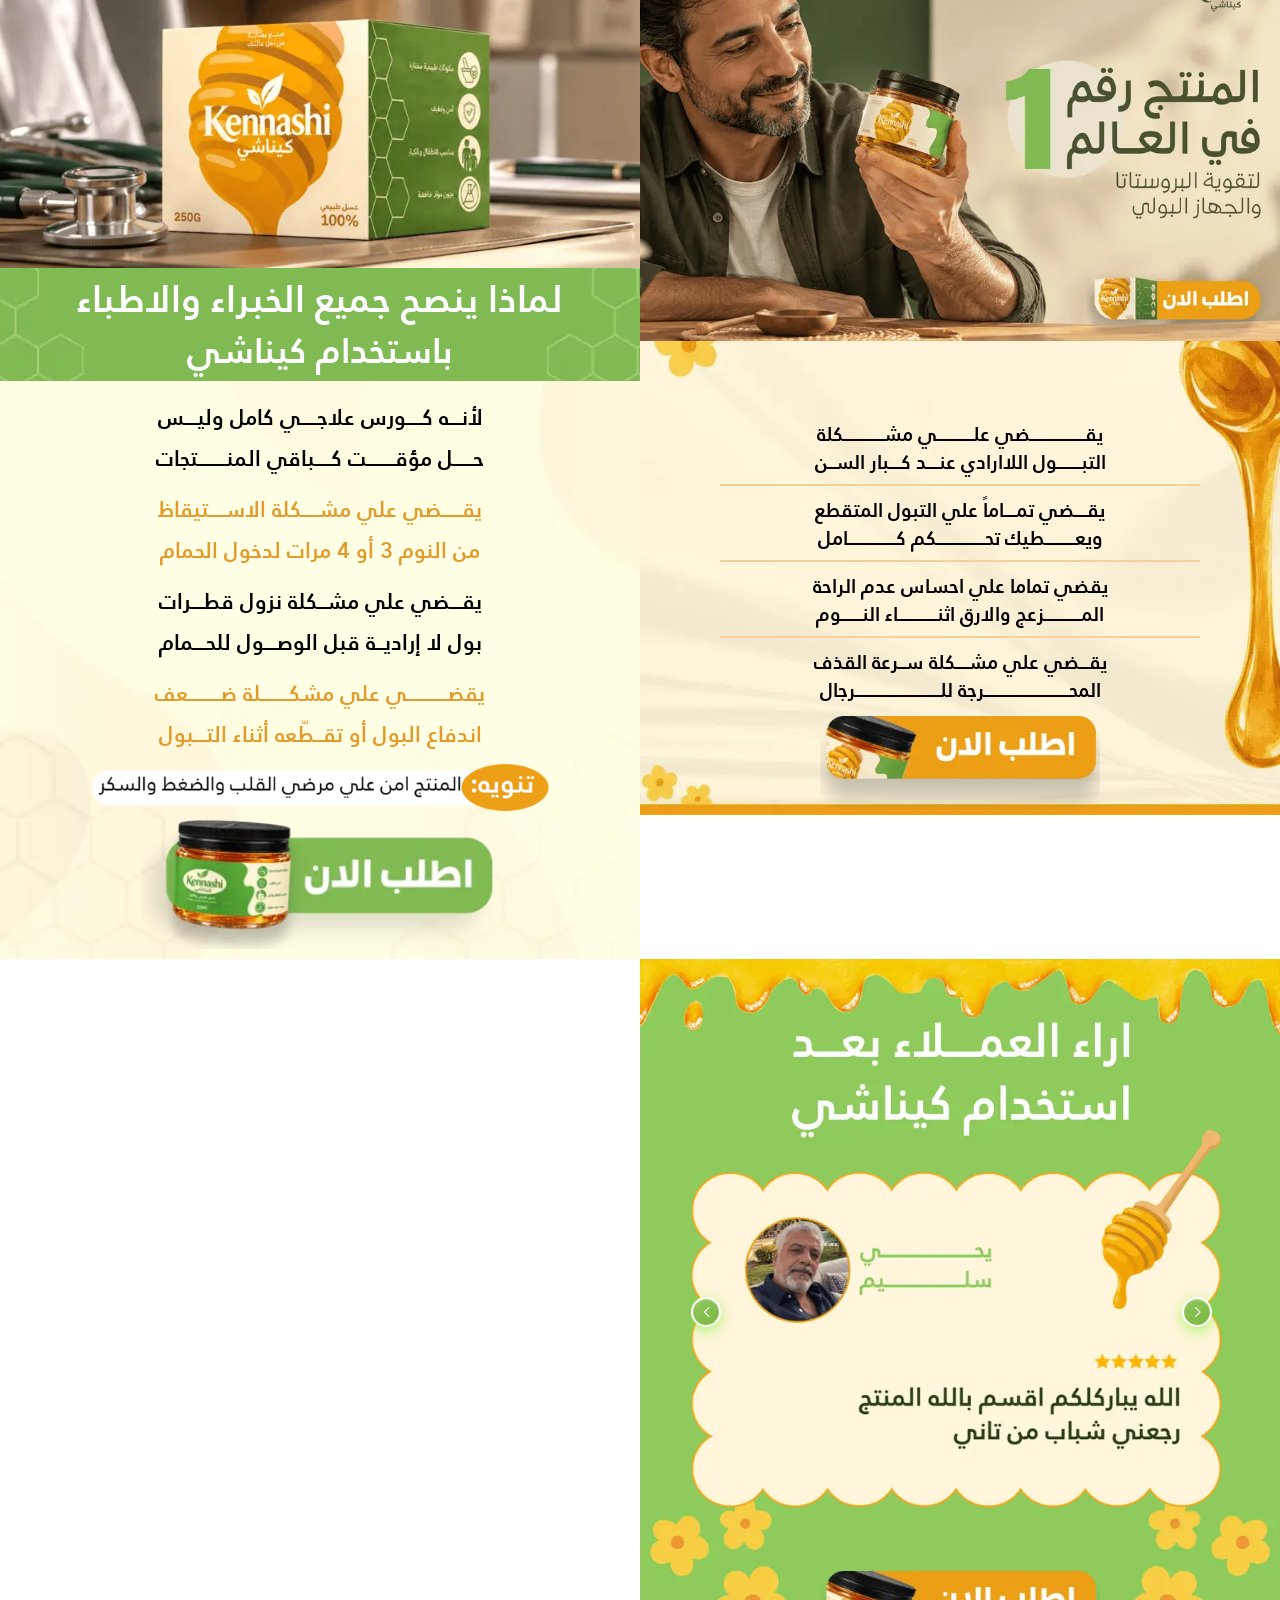
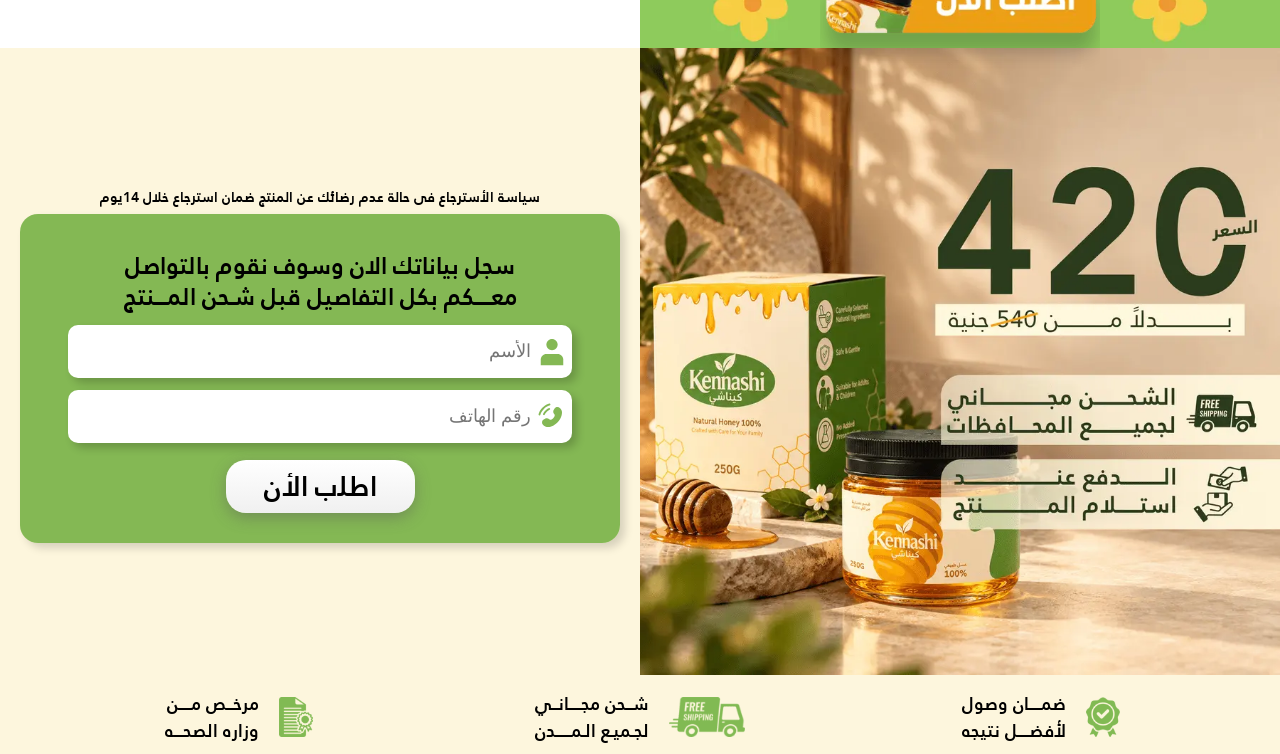
<file: index.html>
<!doctype html>
<html lang="ar" dir="rtl">

<head>
  <meta charset="UTF-8" />
  <meta name="viewport" content="width=device-width, initial-scale=1.0" />
  <title>عسل كيناشي الأصلي Kennashi | لتقوية البروستاتا والجهاز البولي</title>
  <meta name="description"
    content="عسل كيناشي الطبيعي 100% (Kennashi) المنتج الأول لتقوية البروستاتا والجهاز البولي، والقضاء على التبول اللاإرادي والتبول المتقطع وسرعة القذف. آمن على مرضى القلب والضغط والسكر، مع شحن مجاني لجميع المحافظات والدفع عند الاستلام." />
  <meta name="keywords"
    content="كيناشي, عسل كيناشي, Kennashi, عسل كيناشي الأصلي, تقوية البروستاتا, تقوية الجهاز البولي, علاج التبول اللاإرادي عند كبار السن, علاج التبول المتقطع, علاج سرعة القذف, عسل طبيعي للبروستاتا" />
  <meta name="author" content="Kennashi - كيناشي" />
  <meta name="robots" content="index, follow" />
  <meta name="theme-color" content="#84B854" />

  <!-- Open Graph / Facebook & WhatsApp -->
  <meta property="og:locale" content="ar_EG" />
  <meta property="og:type" content="product" />
  <meta property="og:site_name" content="عسل كيناشي - Kennashi" />
  <meta property="og:title" content="عسل كيناشي الأصلي Kennashi | لتقوية البروستاتا والجهاز البولي" />
  <meta property="og:description"
    content="كورس علاجي طبيعي 100% لتقوية البروستاتا والجهاز البولي والقضاء على التبول اللاإرادي والمتقطع وسرعة القذف. آمن لمرضى القلب والضغط والسكر. اطلبه الآن بسعر 420 جنيه بدلاً من 540 جنيه مع شحن مجاني!" />
  <meta property="og:image" content="images/hero-img.webp" />

  <!-- Twitter Card -->
  <meta name="twitter:card" content="summary_large_image" />
  <meta name="twitter:title" content="عسل كيناشي الأصلي Kennashi | لتقوية البروستاتا والجهاز البولي" />
  <meta name="twitter:description"
    content="عسل كيناشي الطبيعي 100% لتقوية البروستاتا والجهاز البولي والقضاء على التبول اللاإرادي والمتقطع. شحن مجاني لجميع المحافظات والدفع عند الاستلام." />
  <meta name="twitter:image" content="images/hero-img.webp" />

  <!-- icon -->
  <link rel="shortcut icon" href="images/icon.png" type="image/x-icon" />
  <link rel="apple-touch-icon" href="images/icon.png" />

  <!-- Structured Data (JSON-LD) -->
  <script type="application/ld+json">
    {
      "@context": "https://schema.org",
      "@type": "Product",
      "name": "عسل كيناشي الأصلي - Kennashi",
      "image": "images/hero-img.webp",
      "description": "عسل كيناشي الطبيعي 100% (250 جرام) كورس علاجي كامل لتقوية البروستاتا والجهاز البولي، القضاء على التبول اللاإرادي والتبول المتقطع والاستيقاظ المتكرر ليلاً وسرعة القذف. آمن على مرضى القلب والضغط والسكر ومرخص من وزارة الصحة.",
      "brand": {
        "@type": "Brand",
        "name": "Kennashi"
      },
      "offers": {
        "@type": "Offer",
        "priceCurrency": "EGP",
        "price": "420",
        "availability": "https://schema.org/InStock"
      },
      "aggregateRating": {
        "@type": "AggregateRating",
        "ratingValue": "5",
        "reviewCount": "3"
      }
    }
  </script>

  <!-- Swiper CSS -->
  <link rel="stylesheet" href="css/swiper.css" />

  <!-- File CSS -->
  <link rel="stylesheet" href="css/style.css" />
</head>

<body>
  <div class="flex">
    <!-- hero Section -->
    <section class="hero">
      <div class="top_img">
        <img src="images/hero-img.webp" alt="عسل كيناشي الأصلي Kennashi - المنتج رقم 1 في العالم لتقوية البروستاتا والجهاز البولي" />
      </div>

      <div class="content">
        <ul>
          <li class="blue">يقــــــــــــــــــضي علــــــــــــي مشـــــــــــــكلة
            <br />
            التبــــــــول اللاارادي عنــــد كــــبار الســن
          </li>

          <li class="orange">يقــــضي تمــــاماً علي التبول المتقطع
            <br /> ويعــــــــــطيك تحــــــــــــــــكم كــــــــــــــــامل
          </li>

          <li class="blue">يقضي تماما علي احساس عدم الراحة
            <br />المــــــــــــزعج والارق اثنـــــــــــــاء النـــــــوم
          </li>

          <li class="orange last">يقـــضي علي مشــــكلة ســرعة القذف
            <br /> المحــــــــــــــــــــــــــــرجة للــــــــــــــــــــــــــــرجال

          </li>
        </ul>

        <div class="btn_img">
          <a href="#submit-now"><img src="images/button2.webp" alt="اطلب عسل كيناشي الأصلي الآن - شحن مجاني لجميع المحافظات" /></a>
        </div>
      </div>
    </section>
    <!-- End Section -->


    <section class="doctor">
      <div class="top_doctor">
        <img class="img_doc" src="images/doctor.webp" alt="عبوة عسل كيناشي الطبيعي 100% (250 جرام) الموصى به من الأطباء والخبراء لتقوية البروستاتا" />
        <div class="doc_top">
          <h2>لماذا ينصح جميع الخبراء والاطباء</h2>
          <h3> باستخدام كيناشي </h3>
        </div>
      </div>

      <div class="btm_doc">
        <ul>

          <li>لأنـــه كــــورس علاجــــي كامل وليـــس
            <br>حـــــل مؤقـــــــت كــــباقي المنـــــــتجات
          </li>

          <li class="orange">يقـــــضي علي مشــــكلة الاســــتيقاظ
            <br>من النوم 3 أو 4 مرات لدخول الحمام
          </li>

          <li>يقـــضي علي مشــكلة نزول قطـــرات
            <br>بول لا إراديــة قبل الوصـــول للحـــمام
          </li>

          <li class="orange">يقضــــــــــي علي مشكـــــــلة ضــــــــعف
            <br>اندفاع البول أو تقــطّعه أثناء التـــبول
          </li>

        </ul>


        <img src="images/imp-doctor.png" alt="تنويه هام: منتج عسل كيناشي آمن تماماً على مرضى القلب والضغط والسكر" class="imp_doctor" />

        <div class="btn_img">
          <a href="#submit-now"><img src="images/button1.webp" alt="اطلب كورس عسل كيناشي العلاجي الآن" /></a>
        </div>
      </div>
    </section>

  </div>

  <div class="flex flex-reverse">



    <section class="testimonials">

 
      
      <div class="div_main_img">
        <img src="images/testm.webp" alt="آراء وتجارب العملاء بعد استخدام عسل كيناشي الأصلي">
      </div>
      <!-- Swiper Slider -->
      <div class="container_results">
        <div class="swiper results-swiper">
          <div class="swiper-wrapper">
            <div class="swiper-slide">
              <img src="images/test3.webp" alt="رأي العميل يحي سليم بعد استخدام عسل كيناشي وتقييم 5 نجوم" />
            </div>
            <div class="swiper-slide">
              <img src="images/test2.webp" alt="تجربة العميل مهاب مراد مع كورس عسل كيناشي العلاجي الكامل" />
            </div>
            <div class="swiper-slide">
              <img src="images/test1.webp" alt="تجربة العميل محمد حسنين في القضاء على التبول اللاإرادي بعد استخدام عسل كيناشي" />
            </div>
 
          </div>
          <!-- Swiper Navigation -->
          <div class="swiper-button-next"></div>
          <div class="swiper-button-prev"></div>
        </div>



  
      </div>

            <div class="btn_img">
          <a href="#submit-now"><img src="images/button2.webp" alt="اطلب عسل كيناشي الآن والدفع عند الاستلام" /></a>
        </div>

   
    </section>
  </div>

  <section class="form_section" id="submit-now">
    <div class="price">
      <div class="img_price">
        <img src="images/top-form.webp" alt="عرض عسل كيناشي الأصلي بسعر 420 جنيه بدلاً من 540 جنيه مع شحن مجاني لجميع المحافظات والدفع عند الاستلام" />
      </div>
    </div>

    <div class="container_form">
      <p class="sm-p">
        سياسة الأسترجاع فى حالة عدم رضائك عن المنتج ضمان استرجاع خلال 14يوم
      </p>

      <form id="form">
        <div class="top_form">
          <p>سجل بياناتك الان وسوف نقوم بالتواصل</p>
          <p>معــــكم بكل التفاصيل قبل شـحن المـــنتج</p>
        </div>

        <div class="input_div">
          <input type="text" name="Name" id="name" placeholder="الأسم" required />

          <svg viewBox="0 0 16 16" fill="none" xmlns="http://www.w3.org/2000/svg">
            <g id="SVGRepo_bgCarrier" stroke-width="0"></g>
            <g id="SVGRepo_tracerCarrier" stroke-linecap="round" stroke-linejoin="round"></g>
            <g id="SVGRepo_iconCarrier">
              <path
                d="M8 7C9.65685 7 11 5.65685 11 4C11 2.34315 9.65685 1 8 1C6.34315 1 5 2.34315 5 4C5 5.65685 6.34315 7 8 7Z"
                fill="#84B854"></path>
              <path d="M14 12C14 10.3431 12.6569 9 11 9H5C3.34315 9 2 10.3431 2 12V15H14V12Z" fill="#84B854"></path>
            </g>
          </svg>
        </div>

        <div class="input_div">
          <input type="tel" name="Number" id="phone" maxlength="11" data-label="Phone" placeholder="رقم الهاتف"
            required />

          <svg class="icon_Phone" viewBox="0 0 24 24" fill="none" xmlns="http://www.w3.org/2000/svg"
            transform="matrix(-1, 0, 0, 1, 0, 0)">
            <g id="SVGRepo_bgCarrier" stroke-width="0"></g>
            <g id="SVGRepo_tracerCarrier" stroke-linecap="round" stroke-linejoin="round"></g>
            <g id="SVGRepo_iconCarrier">
              <path
                d="M10.0376 5.31617L10.6866 6.4791C11.2723 7.52858 11.0372 8.90532 10.1147 9.8278C10.1147 9.8278 10.1147 9.8278 10.1147 9.8278C10.1146 9.82792 8.99588 10.9468 11.0245 12.9755C13.0525 15.0035 14.1714 13.8861 14.1722 13.8853C14.1722 13.8853 14.1722 13.8853 14.1722 13.8853C15.0947 12.9628 16.4714 12.7277 17.5209 13.3134L18.6838 13.9624C20.2686 14.8468 20.4557 17.0692 19.0628 18.4622C18.2258 19.2992 17.2004 19.9505 16.0669 19.9934C14.1588 20.0658 10.9183 19.5829 7.6677 16.3323C4.41713 13.0817 3.93421 9.84122 4.00655 7.93309C4.04952 6.7996 4.7008 5.77423 5.53781 4.93723C6.93076 3.54428 9.15317 3.73144 10.0376 5.31617Z"
                fill="#84B854"></path>
              <path
                d="M13.2595 1.87983C13.3257 1.47094 13.7122 1.19357 14.1211 1.25976C14.1464 1.26461 14.2279 1.27983 14.2705 1.28933C14.3559 1.30834 14.4749 1.33759 14.6233 1.38082C14.9201 1.46726 15.3347 1.60967 15.8323 1.8378C16.8286 2.29456 18.1544 3.09356 19.5302 4.46936C20.906 5.84516 21.705 7.17097 22.1617 8.16725C22.3899 8.66487 22.5323 9.07947 22.6187 9.37625C22.6619 9.52466 22.6912 9.64369 22.7102 9.72901C22.7197 9.77168 22.7267 9.80594 22.7315 9.83125L22.7373 9.86245C22.8034 10.2713 22.5286 10.6739 22.1197 10.7401C21.712 10.8061 21.3279 10.53 21.2601 10.1231C21.258 10.1121 21.2522 10.0828 21.2461 10.0551C21.2337 9.9997 21.2124 9.91188 21.1786 9.79572C21.1109 9.56339 20.9934 9.21806 20.7982 8.79238C20.4084 7.94207 19.7074 6.76789 18.4695 5.53002C17.2317 4.29216 16.0575 3.59117 15.2072 3.20134C14.7815 3.00618 14.4362 2.88865 14.2038 2.82097C14.0877 2.78714 13.9417 2.75363 13.8863 2.7413C13.4793 2.67347 13.1935 2.28755 13.2595 1.87983Z"
                fill="#84B854"></path>
              <path fill-rule="evenodd" clip-rule="evenodd"
                d="M13.4857 5.3293C13.5995 4.93102 14.0146 4.7004 14.4129 4.81419L14.2069 5.53534C14.4129 4.81419 14.4129 4.81419 14.4129 4.81419L14.4144 4.81461L14.4159 4.81505L14.4192 4.81602L14.427 4.81834L14.4468 4.8245C14.4618 4.82932 14.4807 4.8356 14.5031 4.84357C14.548 4.85951 14.6074 4.88217 14.6802 4.91337C14.8259 4.97581 15.0249 5.07223 15.2695 5.21694C15.7589 5.50662 16.4271 5.9878 17.2121 6.77277C17.9971 7.55775 18.4782 8.22593 18.7679 8.7154C18.9126 8.95991 19.009 9.15897 19.0715 9.30466C19.1027 9.37746 19.1254 9.43682 19.1413 9.48173C19.1493 9.50418 19.1555 9.52301 19.1604 9.53809L19.1665 9.55788L19.1688 9.56563L19.1698 9.56896L19.1702 9.5705C19.1702 9.5705 19.1707 9.57194 18.4495 9.77798L19.1707 9.57194C19.2845 9.97021 19.0538 10.3853 18.6556 10.4991C18.2607 10.6119 17.8492 10.3862 17.7313 9.99413L17.7276 9.98335C17.7223 9.96832 17.7113 9.93874 17.6928 9.89554C17.6558 9.8092 17.5887 9.66797 17.4771 9.47938C17.2541 9.10264 16.8514 8.53339 16.1514 7.83343C15.4515 7.13348 14.8822 6.73078 14.5055 6.50781C14.3169 6.39619 14.1757 6.32909 14.0893 6.29209C14.0461 6.27358 14.0165 6.26254 14.0015 6.25721L13.9907 6.25352C13.5987 6.13564 13.3729 5.72419 13.4857 5.3293Z"
                fill="#84B854"></path>
            </g>
          </svg>
        </div>

        <div id="error"></div>

        <!-- حقل الـ Honeypot المخفي لمكافحة البوتات -->
        <input type="text" id="b_hp_email" name="hp_website_check_field"
          style="display:none !important; position:absolute !important; left:-9999px !important;" tabindex="-1"
          autocomplete="new-password" aria-hidden="true" value="" />

        <div class="div_btn">
          <button id="btnSubmit" class="btn" type="submit">اﻃﻠب الأن</button>
        </div>
      </form>
    </div>
  </section>

  <div class="footer">
    <div class="boxs">
      <div class="box">
        <img src="images/icon1.png" alt="ضمان الوصول لأفضل نتيجة مع عسل كيناشي" />
        <p>
          ضمــــان وصول<br />
          لأفضــــل نتيجه
        </p>
      </div>

      <div class="box">
        <img src="images/icon2.png" alt="شحن مجاني لعسل كيناشي لجميع المحافظات والمدن" />
        <p>
          شــحن مجــــانــي<br />
          لجـميـع الـمـــــدن
        </p>
      </div>

      <div class="box">
        <img src="images/icon3.png" alt="منتج عسل كيناشي مرخص من وزارة الصحة" />
        <p>مرخــص مــــن <br />وزاره الصحـــه</p>
      </div>
    </div>
  </div>

  <!-- Swiper JS SDK -->
  <script src="swiper-bundle.min.js"></script>

  <script>
    /* =====================   منع النسخ وفتح أدوات المطوّر   ===================== */
    document.addEventListener("contextmenu", (e) => e.preventDefault());

    document.onkeydown = (e) => {
      if (
        e.key === "F12" ||
        (e.ctrlKey && e.shiftKey && (e.key === "I" || e.key === "J")) ||
        (e.ctrlKey && e.key === "U")
      ) {
        return false;
      }
    };

    /* =====================   تهيئة سويبر جي اس Swiper JS   ===================== */
    document.addEventListener("DOMContentLoaded", () => {
      if (typeof Swiper !== "undefined") {
        new Swiper(".results-swiper", {
          loop: true,
          autoplay: {
            delay: 3500,
            disableOnInteraction: false,
          },
          navigation: {
            nextEl: ".swiper-button-next",
            prevEl: ".swiper-button-prev",
          },
        });
      }
    });

    /* =====================   إرسال الفورم وحماية الـ Backend   ===================== */
    (function () {
      "use strict";

      var form = document.getElementById("form");
      var nameEl = document.getElementById("name");
      var phoneEl = document.getElementById("phone");
      var errBox = document.getElementById("error");
      var btn = document.getElementById("btnSubmit");
      var hpEl = document.getElementById("b_hp_email");
      if (!form || !nameEl || !phoneEl || !btn) return;

      var p = window.location.pathname;
      if (!p.endsWith("/") && !p.split("/").pop().includes(".")) {
        p += "/";
      }
      var dir = p.substring(0, p.lastIndexOf("/") + 1);
      var ENDPOINT = dir + "submit.php";
      var THANKS = dir + "thanksPage.html";

      var tok = "",
        sending = false,
        label = btn.textContent;

      function digits(s) {
        return String(s || "")
          .replace(/[٠-٩]/g, function (d) {
            return "٠١٢٣٤٥٦٧٨٩".indexOf(d);
          })
          .replace(/[\s\-+()]/g, "");
      }

      function showError(m) {
        if (!errBox) return;
        errBox.textContent = m || "";
        errBox.classList.toggle("active", !!m);
      }

      function getToken() {
        return fetch(ENDPOINT + "?_=" + Date.now(), { cache: "no-store" })
          .then(function (r) {
            return r.json();
          })
          .then(function (j) {
            tok = j.t || "";
          })
          .catch(function () {
            tok = "";
          });
      }
      getToken();

      nameEl.addEventListener("invalid", function () {
        this.setCustomValidity(
          this.validity.valueMissing ? "من فضلك أدخل الأسم" : ""
        );
      });
      nameEl.addEventListener("input", function () {
        this.setCustomValidity("");
      });
      phoneEl.addEventListener("input", function () {
        showError("");
      });

      function post(attempt) {
        return (tok ? Promise.resolve() : getToken())
          .then(function () {
            var body = JSON.stringify({
              name: nameEl.value.trim(),
              phone: digits(phoneEl.value),
              t: tok,
              hp: hpEl ? hpEl.value : "",
              sz: screen.width + "x" + screen.height,
              tz:
                (window.Intl &&
                  Intl.DateTimeFormat().resolvedOptions().timeZone) ||
                "",
              pg: location.href,
              rf: document.referrer || "Direct",
            });
            tok = "";
            return fetch(ENDPOINT, {
              method: "POST",
              headers: { "Content-Type": "application/json" },
              body: body,
            });
          })
          .then(function (r) {
            if (r.status === 403 && attempt < 2) return post(attempt + 1);
            return r;
          });
      }

      form.addEventListener("submit", function (e) {
        e.preventDefault();
        if (sending) return;

        try {
          sessionStorage.removeItem("wg_px_auth");
        } catch (err) { }

        if (hpEl && hpEl.value.trim() !== "") {
          window.location.href = THANKS;
          return;
        }

        if (nameEl.value.trim().length < 2) {
          nameEl.focus();
          return;
        }

        var cleaned = digits(phoneEl.value);
        if (!/^(010|011|012|015)\d{8}$/.test(cleaned)) {
          showError("رقم الهاتف غير صحيح !");
          return;
        }

        showError("");
        sending = true;
        btn.disabled = true;
        btn.textContent = "جاري الإرسال..";

        function recover() {
          sending = false;
          btn.disabled = false;
          btn.textContent = label;
          getToken();
        }

        post(0)
          .then(function (r) {
            if (r.ok) {
              return r
                .json()
                .then(function (data) {
                  try {
                    if (data && data.pixel && data.px_token) {
                      sessionStorage.setItem("wg_px_auth", data.px_token);
                    } else {
                      sessionStorage.removeItem("wg_px_auth");
                    }
                  } catch (err) { }
                  window.location.href = THANKS;
                })
                .catch(function () {
                  window.location.href = THANKS;
                });
            }
            showError(
              r.status === 400
                ? "رقم الهاتف غير صحيح !"
                : "حدث خطأ أثناء الإرسال، حاول مرة أخرى."
            );
            recover();
          })
          .catch(function () {
            showError("حدث خطأ في الاتصال، حاول مرة أخرى.");
            recover();
          });
      });
    })();
  </script>
</body>

</html>
</file>
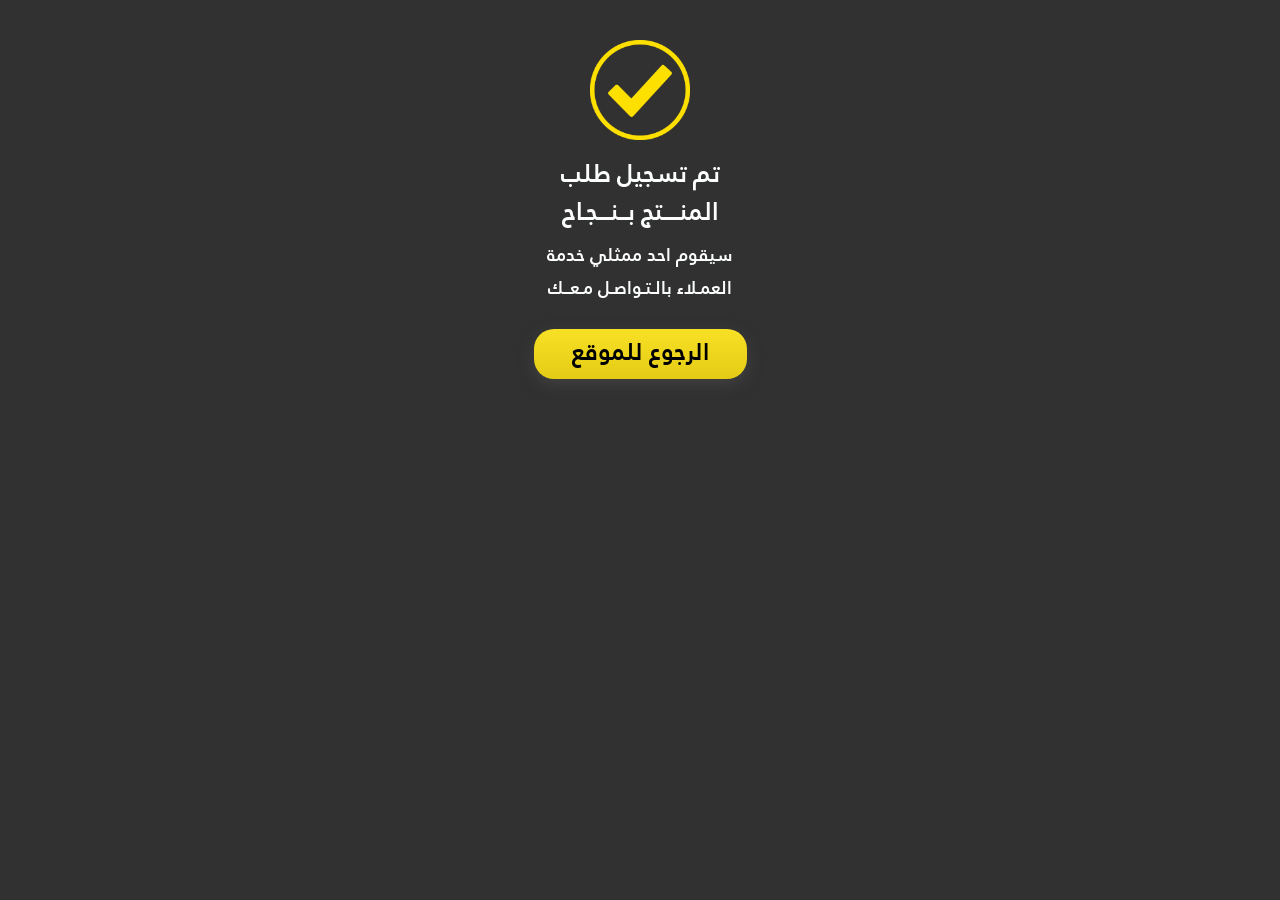
<file: thanksPage.html>
<!doctype html>
<html lang="ar" dir="rtl">

<head>
  <meta charset="UTF-8" />
  <meta name="viewport" content="width=device-width, initial-scale=1.0" />
  <title>تم تسجيل طلبك بنجاح | عسل كيناشي الأصلي Kennashi</title>
  <meta name="description"
    content="تم تسجيل طلبك بنجاح لمنتج عسل كيناشي الأصلي (Kennashi). سيقوم ممثل خدمة العملاء بالتواصل معك قريباً لتأكيد الطلب." />
  <meta name="robots" content="noindex, follow" />
  <meta name="theme-color" content="#84B854" />

  <link rel="shortcut icon" href="images/mark.png" type="image/x-icon" />


  <!-- كود البيكسل اللي هيتمسح حطه تحت السطر ده   -->










  <template id="pixel-container">
    <!-- 
           حط كود البيكسل هنا      تحت الكومنت(Script tags & Noscript tags)
          مثال لتيك توك أو فيسبوك:  <script> ... </script>-->











  </template>

  <style>
    @font-face {
      font-family: mainFont;
      src: local("mainFont"), url("css/mainFont.ttf");
    }

    * {
      padding: 0;
      margin: 0;
      box-sizing: border-box;
    }

    html {
      scroll-behavior: smooth;
      direction: rtl;
    }

    body,
    html {
      font-family: mainFont, sans-serif;
    }

    a {
      text-decoration: none;
    }

    img {
      width: 100%;
      display: block;
    }

    .div_btn {
      text-align: center;
    }

    .div_btn .btn {
      font-family: mainFont, sans-serif;
      font-size: 24px;
      padding: 1px 38px 5px;
      line-height: 1.5;
      color: #fff;
      border-radius: 20px;
      box-shadow: 0 5px 15px #5858586b;
      cursor: pointer;
      line-height: 1;
    }

    .div_btn .btn span {
      color: #d5d5d5;
    }

    /* Start Thanks Page Section */
    body.thanks_page_page {
      background: url(images/thanks.webp) center/cover;
      min-height: 100vh;
    }

    .thanks_page {
      text-align: center;
      padding-top: 30px;
    }

    .thanks_page h3 {
      font-size: 30px;
      color: #fcfefe;
      text-align: center;
      line-height: 1.5;
      margin-bottom: 10px;
    }

    .thanks_page p {
      font-size: 14px;
      color: #fcfefe;
      margin: 0 auto 15px;
      text-align: center;
    }

    .thanks_page .text {
      position: relative;
      width: max-content;
      margin: 0 auto;
      margin-top: 10px;
    }

    .thanks_page .div_btn {
      margin-top: 35px;
    }

    .thanks_page .div_btn a {
      color: #000;
      background: linear-gradient(00deg, #e4cc16, #F8E025);
    }

    .thanks_page .text .img_check {
      width: 100px;
      text-align: center;
      margin: 0 auto 15px;
    }

    /* ==========  Responsive Design  ========== */
    @media (min-width: 600px) {
      body.thanks_page_page {
        background: #313131;
        min-height: 100vh;
      }
    }

    @media (min-width: 992px) {
      .thanks_page p {
        font-size: 18px;
        margin-bottom: 25px;
      }

      .thanks_page h3 {
        font-size: 25px;
        margin: 0px auto 8px;
      }

      .thanks_page .text img {
        width: 100px;
      }
    }
  </style>
</head>

<body class="thanks_page_page">
  <div class="thanks_page">
    <div class="text">
      <img class="img_check" src="images/mark.png" alt="تم تسجيل طلب عسل كيناشي الأصلي بنجاح" />
      <h3>تم تسجيل طلب   <br> المنــــتج بــنـــجـاح</h3>
      <p>سيقوم احد ممثلي خدمة  <br> العمـلاء بالـتـواصـل مـعــك</p>
    </div>
    <div class="div_btn">
      <a href="index.html" class="btn">الرجوع للموقع</a>
    </div>
  </div>

  <!-- كود تفعيل حاوية البيكسل المشروط -->
  <script>
    (function () {
      "use strict";
      try {
        var auth = sessionStorage.getItem("wg_px_auth");
        // مسح التصريح فوراً لمنع التكرار نهائياً عند عمل Refresh للصفحة
        sessionStorage.removeItem("wg_px_auth");

        if (!auth) return;

        var parts = auth.split(".");
        if (parts.length !== 2) return;

        var ts = parseInt(parts[0], 10);
        var now = Math.floor(Date.now() / 1000);

        // التحقق من صلاحية التصريح الزمنية (أقل من دقيقتين) وطول التوقيع
        if (!ts || Math.abs(now - ts) > 120 || parts[1].length !== 64) {
          return;
        }

        var tmpl = document.getElementById("pixel-container");
        if (!tmpl) return;

        var content = tmpl.innerHTML;
        if (!content || !content.trim()) return;

        var tempDiv = document.createElement("div");
        tempDiv.style.display = "none";
        tempDiv.innerHTML = content;

        var scripts = tempDiv.getElementsByTagName("script");
        var scriptsArr = Array.prototype.slice.call(scripts);

        scriptsArr.forEach(function (oldScript) {
          var newScript = document.createElement("script");
          for (var i = 0; i < oldScript.attributes.length; i++) {
            newScript.setAttribute(
              oldScript.attributes[i].name,
              oldScript.attributes[i].value
            );
          }
          newScript.text = oldScript.innerHTML;
          document.head.appendChild(newScript);
          oldScript.parentNode.removeChild(oldScript);
        });

        if (tempDiv.childNodes.length > 0) {
          document.body.appendChild(tempDiv);
        }
      } catch (e) {
        console.error("Pixel activation error:", e);
      }
    })();
  </script>
</body>

</html>
</file>
<file: css/style.css>
/* Font Files */

@font-face {
  font-family: mainFont;
  src: local("mainFont"), url("mainFont.ttf");
}


/* main css */

* {
  padding: 0;
  margin: 0;
  box-sizing: border-box;
}

html {
  scroll-behavior: smooth;
  direction: rtl;
}

body , html{
  font-family: mainFont, sans-serif;
}

a{
  text-decoration: none;
}

.sr-only {
  position: absolute;
  width: 1px;
  height: 1px;
  padding: 0;
  margin: -1px;
  overflow: hidden;
  clip: rect(0, 0, 0, 0);
  white-space: nowrap;
  border: 0;
}

li{
  list-style: none;
}

img {
  width: 100%;
  display: block;
}

input, button{
  border: none;
  outline: none;
}



/* error form style */ 

#error {
  position: relative;
  top: -5px;
  color: red;
  font-size: 14px;
  width: max-content;
  margin: 0 auto;
  padding: 0 5px 3px;
  background: #fcfefe;
  border-radius: 3px;
  border: 1px solid red;
  line-height: 1.2;
  opacity: 0;
  transition: 0.2s;
}

#error.active {
  opacity: 1;
}


/* button */

.btn_img {
  width: 55%;
  margin: 0 auto;
  padding: 4px 0 0px;
}

.div_btn{
  text-align: center;
}
.div_btn .btn{
  font-family: mainFont, sans-serif;
  font-size: 28px;
  padding: 1px 38px;
  color: #000;
  background: linear-gradient(#fff, #f0f0f0);
  border-radius: 20px;
  box-shadow: 0 5px 15px #5858586b;
  cursor: pointer;
}


@media (min-width:576px){
  .btn_img{
    width: 280px;
  }
}


/* ================== */
/* Start hero Section */
.hero .content{
  background: url(../images/bg-hero.webp);
  background-size: cover;
  background-position: bottom right;
  padding-top: 6vw;
  text-align: center;
}
.hero ul li{
  font-size: 4.3vw;
  line-height: 1.4;
  padding: 2px 0 8px;
  color: #000;
  margin: 0 auto 8px;
  width: 85%;
  width: max-content;
  border-bottom: 2px solid #F2D29A;
}

.hero ul li.last{
  border-bottom: 0;
  margin-bottom: 0;
}


/* ==========  Responsive Design  ========== */
/* ==========  sm ≥ 576px  ========== */
@media (min-width:576px){
  .hero ul li,
  .hero ul li.last {
    font-size: 28px;
  }
}

/* ==========  md ≥ 768px  ========== */
@media (min-width:768px){
.hero ul li{
  width: 70%;
}
}

/* ==========  lg ≥ 992px  ========== */
@media (min-width:992px){
.flex{
  display: flex;
}
.hero{
  width: 50%;
}

.hero ul li,
.hero ul li.last{
  font-size: 20px;
}
.hero .top_img {
  margin-top: -3.7vw;
}
}

/* ==========  xl ≥ 1200px  ========== */
@media (min-width:1200px){
  .hero .top_img{
    margin-top: -3.7vw;
    
  }
  .hero ul li{
    width: 75%;
  }
      .hero .top_img {
        margin-top: -4vw;
    }
}
@media (min-width:1400px){
   .hero .top_img {
        margin-top: -1.5vw;
    }

    .hero ul li,
    .hero ul li.last{
    width: 65%;
    font-size: 1.4vw;
  }
}

/* End hero Section */
/* ================== */


/* ================== */
/* Start results Section */

.results{
  position: relative;
  text-align: center;
  background-color: #E5633B;
}

.results .results_title{
    font-size: 10vw;
    color: #fff;
    line-height: 1.5;
}
.results .results_subtitle{
    font-size: 5.2vw;
    color: #fff;
    padding: 0 4.8vw 2px;
    background: linear-gradient(to left , #E2543A,#F3CD51);
  margin-bottom: 10px;
  line-height: 1.4;
  }

/* Swiper Slider Styles */
.container_results{
  position: relative;
  width: 85%;
  margin: 0 auto 0px;
}
.results-swiper {
  width: 100%;
  margin: 0 3px 10px 0;
  border-radius: 12px;
  overflow: hidden;
  position: relative;
}

.results-swiper .swiper-slide {
  display: flex;
  justify-content: center;
  align-items: center;
}

.results-swiper .swiper-slide img {
  width: 100%;
  height: auto;
  display: block;
  border-radius: 12px;
}

.results-swiper .swiper-button-next,
.results-swiper .swiper-button-prev {
  width: 30px;
  height: 30px;
  background: linear-gradient(135deg, #90C75E 0%, #79b83f 100%);
  border: 2px solid #ffffff;
  border-radius: 50%;
  color: #ffffff;
  box-shadow: 0 4px 14px #76f12499, inset 0 1px 2px rgba(255, 255, 255, 0.4);
  transition: transform 0.25s ease, box-shadow 0.25s ease;
}

.results-swiper .swiper-button-next{
  left: 0px;
}
.results-swiper .swiper-button-next:after,
.results-swiper .swiper-button-prev:after {
  font-size: 10px;
  font-weight: 900;
}

.results-swiper .swiper-button-next:hover,
.results-swiper .swiper-button-prev:hover {
  transform: scale(1.12);
  box-shadow: 0 6px 18px #76f12499, inset 0 1px 3px rgba(255, 255, 255, 0.6);
}

.results .imp{
  display: flex;
  justify-content: center;
  align-items: center;
  gap:8px;
  color: #fff;
  margin-bottom: 10px;
}
.results .imp span{
  font-size: 5.7vw;
  background: linear-gradient(to left,#F1C74E,#EF4A38);
  padding: 0 5px 2px;
  border-radius: 10px;
  line-height: 1.3;
}
.results .imp p{
font-size: 3.4vw;
line-height: 1.2;
}


/* ==========  Responsive Design  ========== */
/* ==========  sm ≥ 576px  ========== */
@media (min-width:576px){
  .results .top_sec h3{
    font-size: 10vw;
  }
  .results .results_title{

  }

}

/* ==========  md ≥ 768px  ========== */
@media (min-width:768px){

}

/* ==========  lg ≥ 992px  ========== */
@media (min-width:992px){
.results{
  width: 50%;
  display: flex;
  flex-direction: column;
  justify-content: space-between;
  padding: 0 0 0;
  padding-top: 4vw
}
.results .results_title{
  font-size: 3.8vw;
  padding: 0 1.2vw 0px;
}
.results .results_subtitle{
    font-size: 2.2vw;
        padding: 0 1.2vw 0px;
}
.results .imp span{
  font-size: 3vw;
}
.results .imp p{
font-size: 1.7vw;
}
.results .btn_img{
  width: 280px;
}
}

/* ==========  xl ≥ 1200px  ========== */
@media (min-width:1200px){
.results{
  padding-top: 2vw;
}
}

@media (min-width:1500px){

}
/* End results Section */
/* ================== */


/* ================== */
/* Start doctor Section */

.doctor{
  position: relative;
  text-align: center;
  overflow: hidden;
}
.doctor .btm_doc{
    background: url(../images/bg-doc.webp);
    background-size: cover;
    background-position: center;
    padding: 15px 7% 10px;
  }
    .doctor .btm_doc li{
      color: #fff;
      font-size: 5.2vw;
      margin-bottom: 10px;
    color: #000
    }
  .doctor .btm_doc li.orange{
color: #E39B2D;
  }


.doctor h2{
  font-size: 5.2vw;
  color: #fff;
  line-height: 1.5;
  padding-top: 2px;
}

.doctor .doc_top{
  background: url(../images/text-doc.webp);
  background-size: cover;
  background-position: center;
}
.doctor h3{
  font-size: 6vw;
  line-height: 1.3;
  color: #fff;
  width: max-content;
  margin: 0 auto;
  padding: 0 15px 6px;
}

.doctor .imp_doctor{
  width: 84%;
  margin: 0 auto 5px;
}
.doctor .last_doc{

  padding: 10px 0 0;
}

.doctor .btn_img{
  width: 65%;
}

/* ==========  Responsive Design  ========== */
/* ==========  sm ≥ 576px  ========== */
@media (min-width:576px){

}

/* ==========  lg ≥ 992px  ========== */
@media (min-width:992px){

  .doctor{
    width: 50%;
  }

  .doctor h2{
    font-size: 3vw;
  }
  .doctor h3{
  font-size: 2.8vw;
}
.doctor .btm_doc li{
  font-size: 1.75vw;
}
}

/* ==========  xl ≥ 1200px  ========== */
@media (min-width:1200px){

}

/* End doctor Section */
/* ================== */


/* ================== */
/* Start how_work Section */

.testimonials{
  position: relative;
}
.testimonials .btn_img{
  position: absolute;
  bottom: -3%;
  left: 50%;
  transform: translateX(-50%);
}

.testimonials .container_results{
  position: absolute;
  top: 53%;
  left: 50%;
  transform: translate(-50%,-50%);
  width: 83%;
}

/* ==========  Responsive Design  ========== */
/* ==========  sm ≥ 576px  ========== */
@media (min-width:576px){



}

/* ==========  lg ≥ 992px  ========== */
@media (min-width:992px){
  .testimonials{
    width: 50%;
    display: flex;
    flex-direction: column;
    justify-content: space-between;
  }
 
}

/* ==========  xl ≥ 1200px  ========== */
@media (min-width:1200px){

}


/* End how_work Section */
/* ================== */









/* ================== */
/* Start form_section Section */


/* top form section */


.form_section .delvery_text{
  padding: 14px 0;
}

.form_section .delvery_text p {
  color: #fff;
  text-align: center;
  font-size: 6.5vw;
  line-height: 1;
}
.form_section .delvery_text p.bg{
  background: linear-gradient(#F2981D, #BD5F12);
  padding: 2px 8px 8px;
  width: max-content;
  margin: 5px auto;
}


/* form */

.form_section .container_form{
  background: linear-gradient(#FDF6DD,#FDF6DD);
}

.form_section .sm-p {
  font-size: 2.4vw;
  text-align: center;
  line-height: 1.5;
  color: #000;
  padding: 7px 0;
}


.form_section form{
  background: linear-gradient(#84B854, #84B854);
  text-align: center;
  width: 95%;
  margin: 0 auto ;
  border-radius: 18px;
  box-shadow: 5px 5px 8px #00000027;
  padding-bottom: 15px;
}
.form_section .top_form{
  padding: 12px 0;
}
.form_section .top_form p{
  font-size: 5vw;
  line-height: 1.3;
  color: #000;
}
.form_section form .input_div{
  position: relative;
  width: 95%;
  margin: 0 auto;
  margin-bottom: 12px;
  }

.form_section form .input_div svg{
  position: absolute;
  width: 30px;
  top: 50%;
  right: 5px;
  transform: translateY(-50%);
}

.form_section form .input_div .icon_Phone{
  transform:translateY(-50%) scaleX(-1);
}


.form_section form input{
  width: 100%;
  padding: 15px 40px 15px 10px;
  font-size: 18px;
  box-shadow: 5px 5px 8px #00000031;
  text-align: right;
  font-family: sans-serif;
  border-radius: 10px;
  border: 1px solid transparent;
  transition: 0.3s ease-in;
}
.form_section form input:focus {
  border-color: #68E03E;
}


/* ==========  Responsive Design  ========== */
/* ==========  sm ≥ 576px  ========== */
@media (min-width:576px){
.form_section .delvery_text p{
  font-size: 6vw;
}
.form_section .sm-p{
  font-size: 2.5vw;
}
.form_section .top_form p{
  font-size: 4.8vw;
}
.form_section form .input_div{
  width: 90%;
}
}



/* ==========  lg ≥ 992px  ========== */
@media (min-width:992px){
.form_section{
  display: flex;
}
.form_section .price{
  width: 50%;
}

.form_section .container_form{
  width: 50%;
  display: flex;
  justify-content: center;
  align-items: center;
  flex-direction: column;
}
.form_section form{
  width: 90%;
}
.form_section .delvery_text p{
  font-size: 30px;
}
.form_section .sm-p{
  font-size: 13.5px;
}
.form_section .top_form p{
  font-size: 24px;
}
}

/* ==========  xl ≥ 1200px  ========== */
@media (min-width:1200px){
.form_section form{
  width: 80%;
  padding: 25px 20px 30px;
  width: max-content;
  min-width: 600px;
}


}

/* End form_section Section */
/* ================== */




/* ================== */
/* Start footer Section */

.footer{
  background:#FDF6DD;
  padding-top: 15px;
  padding-bottom: 10px;
}
.footer .boxs {
  display: flex;
  align-items: center;
  justify-content: space-between;
  width: 94%;
  margin: 0 auto;
  
}

.footer .boxs .box {
  display: flex;
  justify-content: center;
  align-items: center;
  gap: 7px;
  width: 33.3%;
}

.footer .boxs .box img {
  height: 24px;
  width: auto;
}

.footer .boxs .box p {
  font-size: 2.5vw;
  line-height: 1.5;
  color: #000;
}

/* ==========  Responsive Design  ========== */
/* ==========  sm ≥ 576px  ========== */
@media (min-width:576px){
.footer .boxs .box img{
  height: 28px;
}
}

/* ==========  lg ≥ 992px  ========== */
@media (min-width:992px){
  .footer .boxs .box{
    gap: 20px;
  }
.footer .boxs .box img{
  height: 40px;
}
.footer .boxs .box p{
  font-size: 18px;
}
.footer.bot_footer{
  display: flex;
  background: #121a22;
}
}

/* End footer Section */
/* ================== */
</file>
